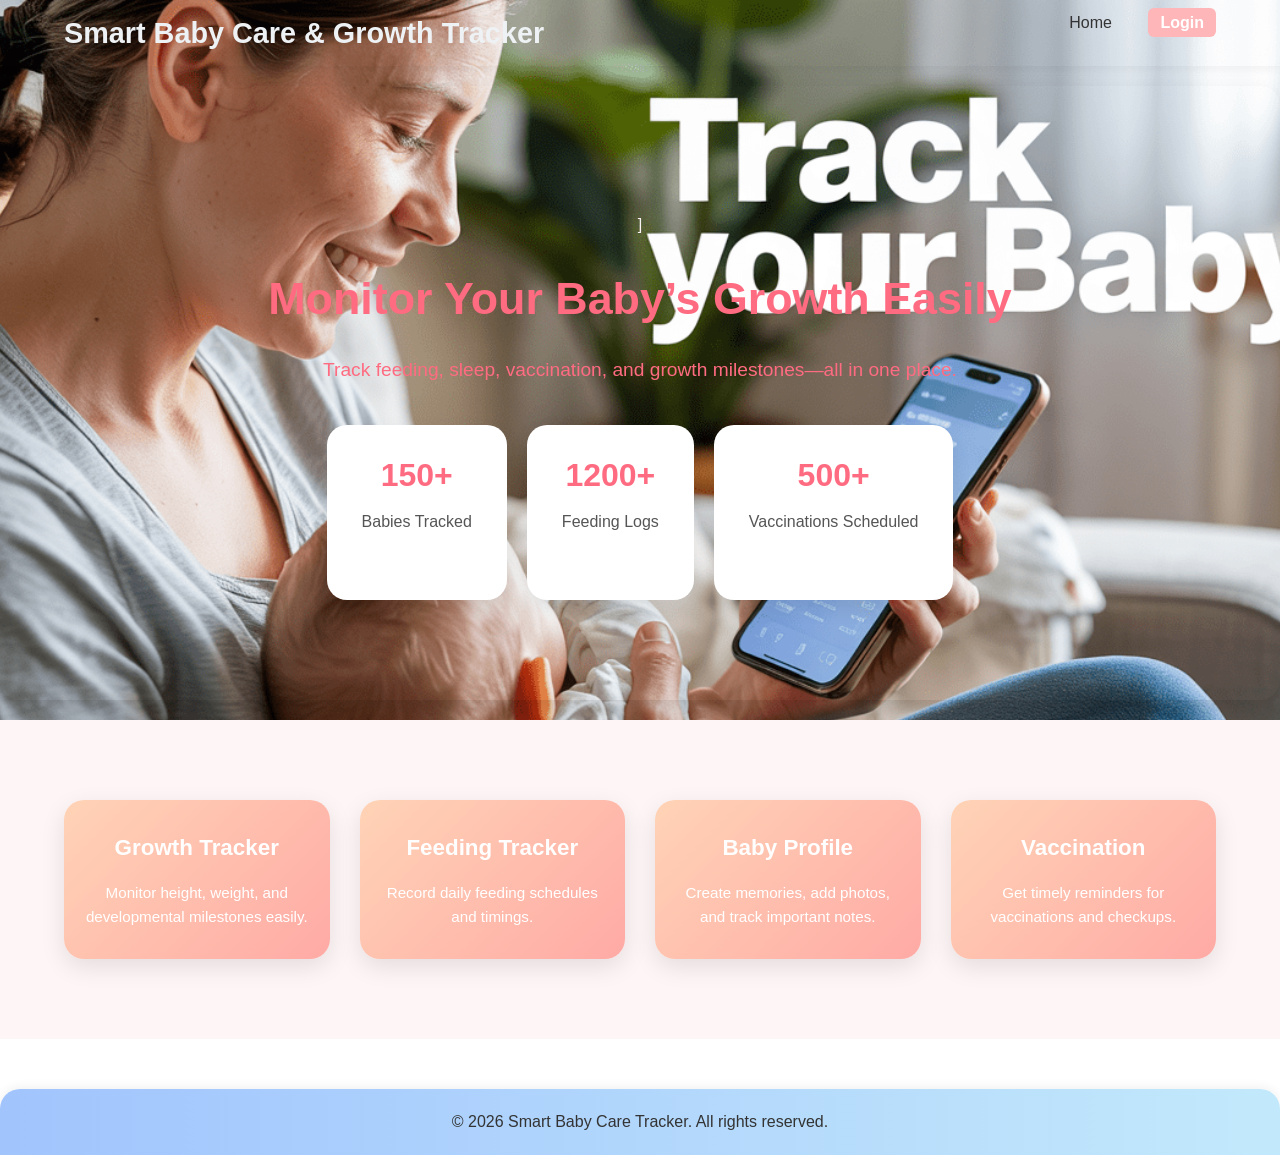
<file: index.html>
<!DOCTYPE html>
<html lang="en">
<head>
<meta charset="UTF-8">
<meta name="viewport" content="width=device-width, initial-scale=1.0">
<title>Smart Baby Care Tracker</title>

<link rel="stylesheet" href="css/index.css">
</head>

<body>

<header>
    <div class="container">
        <h2>Smart Baby Care & Growth Tracker</h2>
        <nav>
            <a href="index.html">Home</a>
            <a href="login.html" class="btn-login">Login</a>
        </nav>
    </div>
</header>

<section class="hero">
    <div class="container hero-content">
        <br>]
        <br>
        <br>
        <h1>Monitor Your Baby’s Growth Easily</h1>
        
        <p>Track feeding, sleep, vaccination, and growth milestones—all in one place.</p>

        <div class="stats">
            <div class="stat-card">
                <h2>150+</h2>
                <p>Babies Tracked</p>
            </div>
            <div class="stat-card">
                <h2>1200+</h2>
                <p>Feeding Logs</p>
            </div>
            <div class="stat-card">
                <h2>500+</h2>
                <p>Vaccinations Scheduled</p>
            </div>
        </div>
    </div>
</section>

<section class="features">
    <div class="container feature-grid">
        <div class="card">
            <h3>Growth Tracker</h3>
            <p>Monitor height, weight, and developmental milestones easily.</p>
        </div>
        <div class="card">
            <h3>Feeding Tracker</h3>
            <p>Record daily feeding schedules and timings.</p>
        </div>
        <div class="card">
            <h3>Baby Profile</h3>
            <p>Create memories, add photos, and track important notes.</p>
        </div>
        <div class="card">
            <h3>Vaccination</h3>
            <p>Get timely reminders for vaccinations and checkups.</p>
        </div>
    </div>
</section>

<footer>
    <div class="container">
        <p>© 2026 Smart Baby Care Tracker. All rights reserved.</p>
    </div>
</footer>

</body>
</html>
</file>
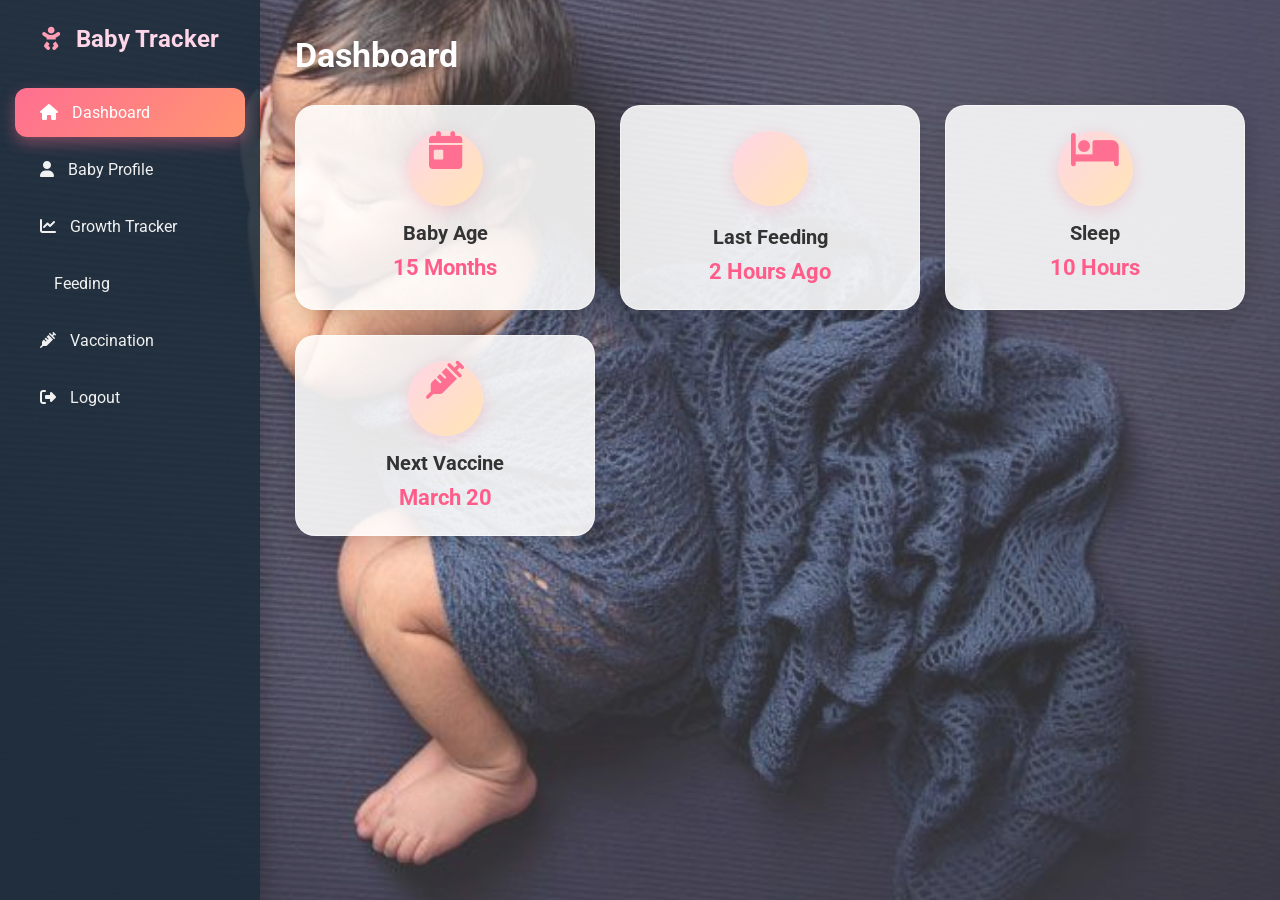
<file: dashboard.html>
<!DOCTYPE html>
<html lang="en">
<head>
<meta charset="UTF-8">
<meta name="viewport" content="width=device-width, initial-scale=1.0">
<title>Baby Tracker Dashboard</title>
<link rel="stylesheet" href="css/dashboard.css">
<link href="https://fonts.googleapis.com/css2?family=Roboto:wght@400;700&display=swap" rel="stylesheet">
<link rel="stylesheet" href="https://cdnjs.cloudflare.com/ajax/libs/font-awesome/6.4.0/css/all.min.css">
</head>
<body>

<div class="sidebar">
    <h2><i class="fas fa-baby"></i> Baby Tracker</h2>
    <a href="dashboard.html" class="active"><i class="fas fa-home"></i> Dashboard</a>
    <a href="profile.html"><i class="fas fa-user"></i> Baby Profile</a>
    <a href="growth.html"><i class="fas fa-chart-line"></i> Growth Tracker</a>
    <a href="feeding.html"><i class="fas fa-bottle"></i> Feeding</a>
    <a href="vaccination.html"><i class="fas fa-syringe"></i> Vaccination</a>
    <a href="index.html"><i class="fas fa-sign-out-alt"></i> Logout</a>
</div>

<div class="main">
    <h1>Dashboard</h1>

    <div class="cards">
        <div class="card">
            <i class="fas fa-calendar-day card-icon"></i>
            <h3>Baby Age</h3>
            <p>15 Months</p>
        </div>
        <div class="card">
            <i class="fas fa-bottle card-icon"></i>
            <h3>Last Feeding</h3>
            <p>2 Hours Ago</p>
        </div>
        <div class="card">
            <i class="fas fa-bed card-icon"></i>
            <h3>Sleep</h3>
            <p>10 Hours</p>
        </div>
        <div class="card">
            <i class="fas fa-syringe card-icon"></i>
            <h3>Next Vaccine</h3>
            <p>March 20</p>
        </div>
    </div>
</div>

</body>
</html>
</file>
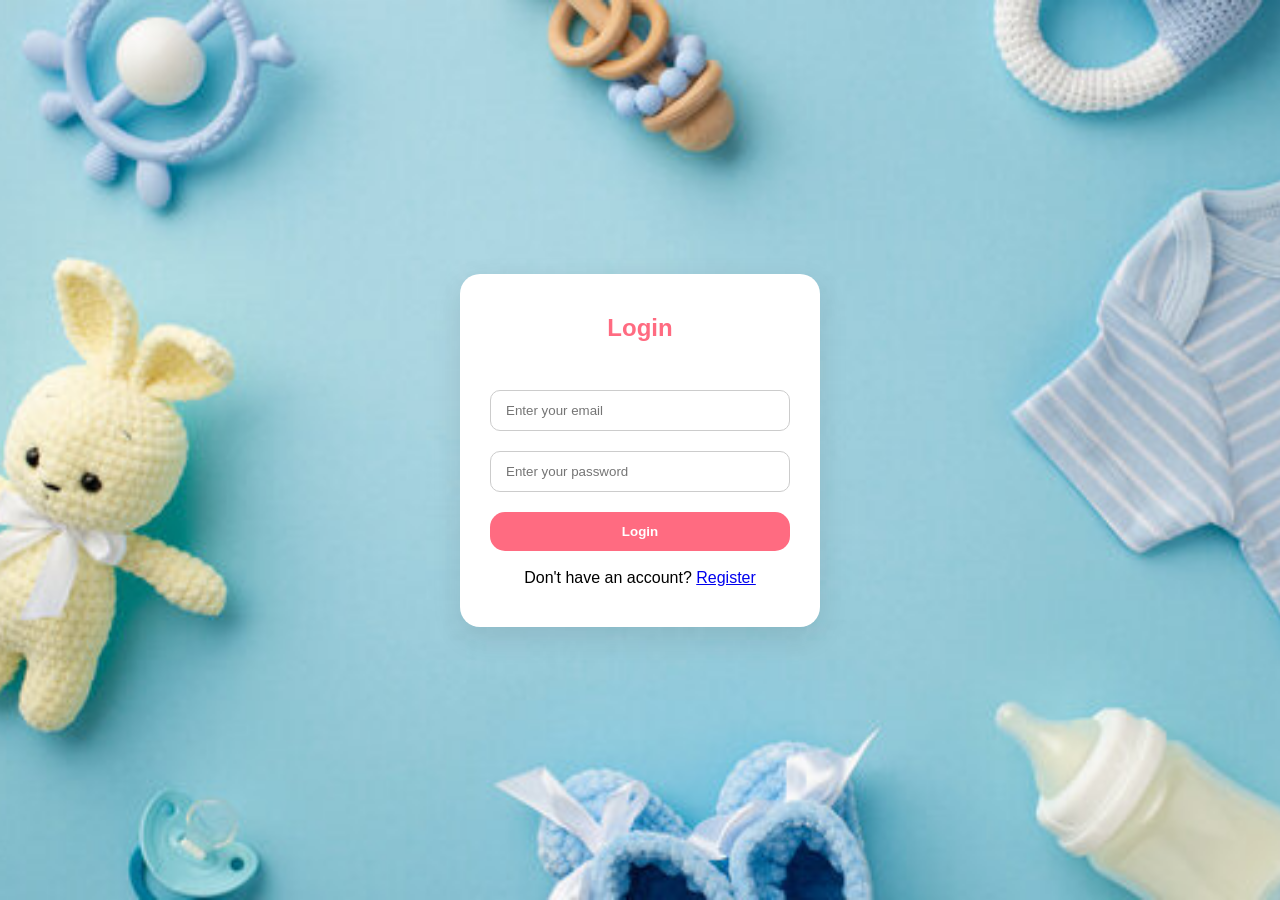
<file: login.html>
<!DOCTYPE html>
<html lang="en">
<head>
    <meta charset="UTF-8">
    <meta name="viewport" content="width=device-width, initial-scale=1.0">
    <title>Login Page</title>

    <link rel="stylesheet" href="css/login.css">

    <style>
        #errorMsg {
            color: rgb(249, 115, 115);
            text-align: center;
            margin-bottom: 10px;
            font-weight: bold;
        }
    </style>
</head>

<body>

<div class="login-container">

    <form class="login-box" action="php/login.php" method="POST">

        <h2>Login</h2>
        

        <!--  Error Message Show Here -->
        <div id="errorMsg"></div>
        <br>

        <input type="email" name="email" placeholder="Enter your email" required>

        <input type="password" name="password" placeholder="Enter your password" required>

        <button type="submit">Login</button>

        <p class="register-text">
            <br>
            Don't have an account? <a href="register.html">Register</a>
        </p>

    </form>

</div>

<!-- JavaScript for error handling -->
<script>
const params = new URLSearchParams(window.location.search);
const error = params.get("error");

let message = "";

if(error === "empty")
{
    message = "Please enter email and password";
}
else if(error === "wrongpassword")
{
    message = "Invalid password";
}
else if(error === "nouser")
{
    message = "Don't have an account? Please register!";
}

document.getElementById("errorMsg").innerText = message;
</script>

</body>
</html>
</file>
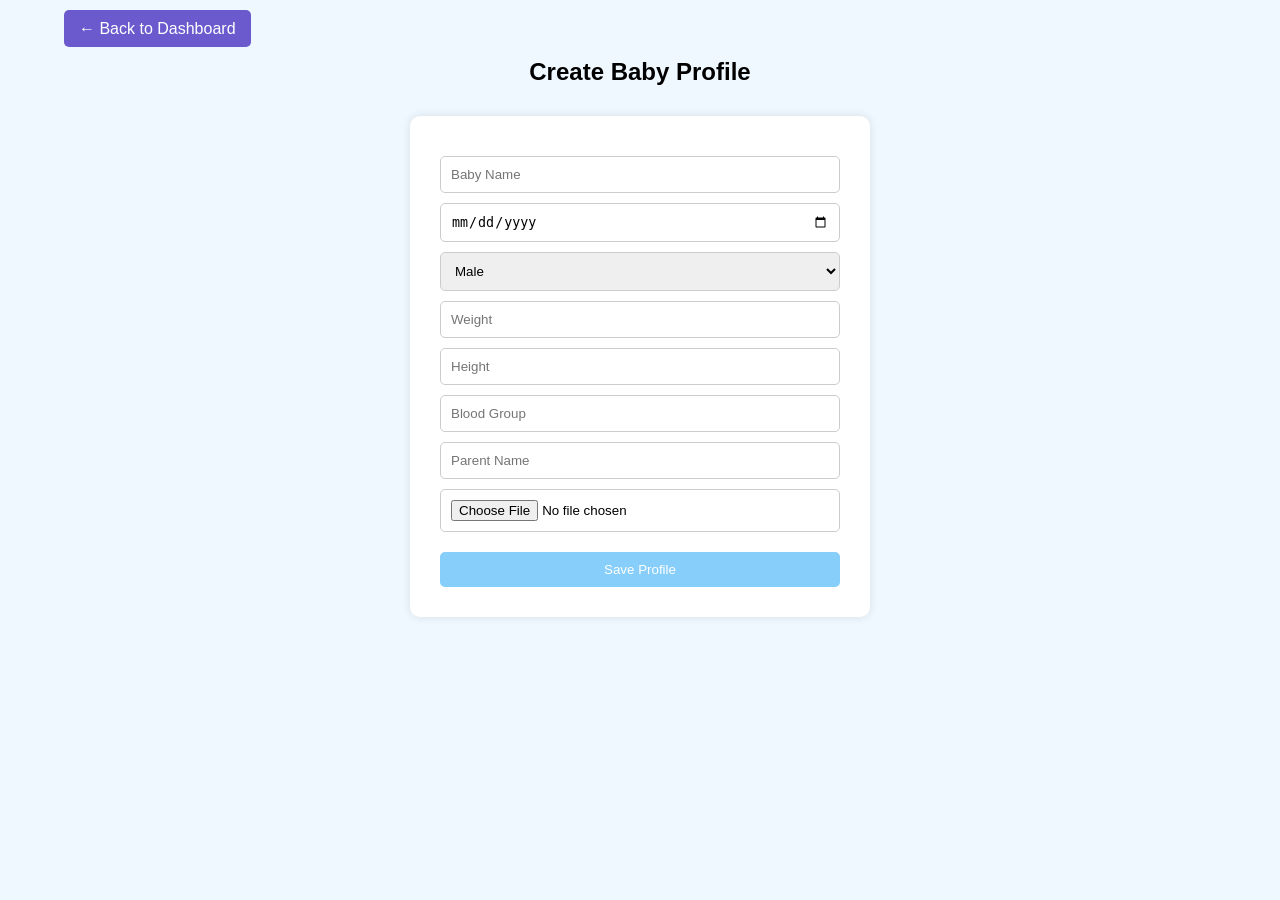
<file: profile.html>
<!DOCTYPE html>
<html>
<head>
    <title>Create Baby Profile</title>
    <link rel="stylesheet" href="css/profile.css">
</head>

<body>

<div class="top-buttons">
    <a href="dashboard.html" class="dash-btn">← Back to Dashboard</a>
</div>

<h2>Create Baby Profile</h2>

<div class="profile-box">

<form action="php/save_profile.php" method="POST" enctype="multipart/form-data">

<input type="text" name="name" placeholder="Baby Name" required>

<input type="date" name="dob" required>

<select name="gender">
<option value="Male">Male</option>
<option value="Female">Female</option>
</select>

<input type="text" name="weight" placeholder="Weight" required>

<input type="text" name="height" placeholder="Height" required>

<input type="text" name="blood" placeholder="Blood Group">

<input type="text" name="parent" placeholder="Parent Name">

<input type="file" name="image" required>

<button type="submit">Save Profile</button>

</form>

</div>

</body>
</html>
</file>
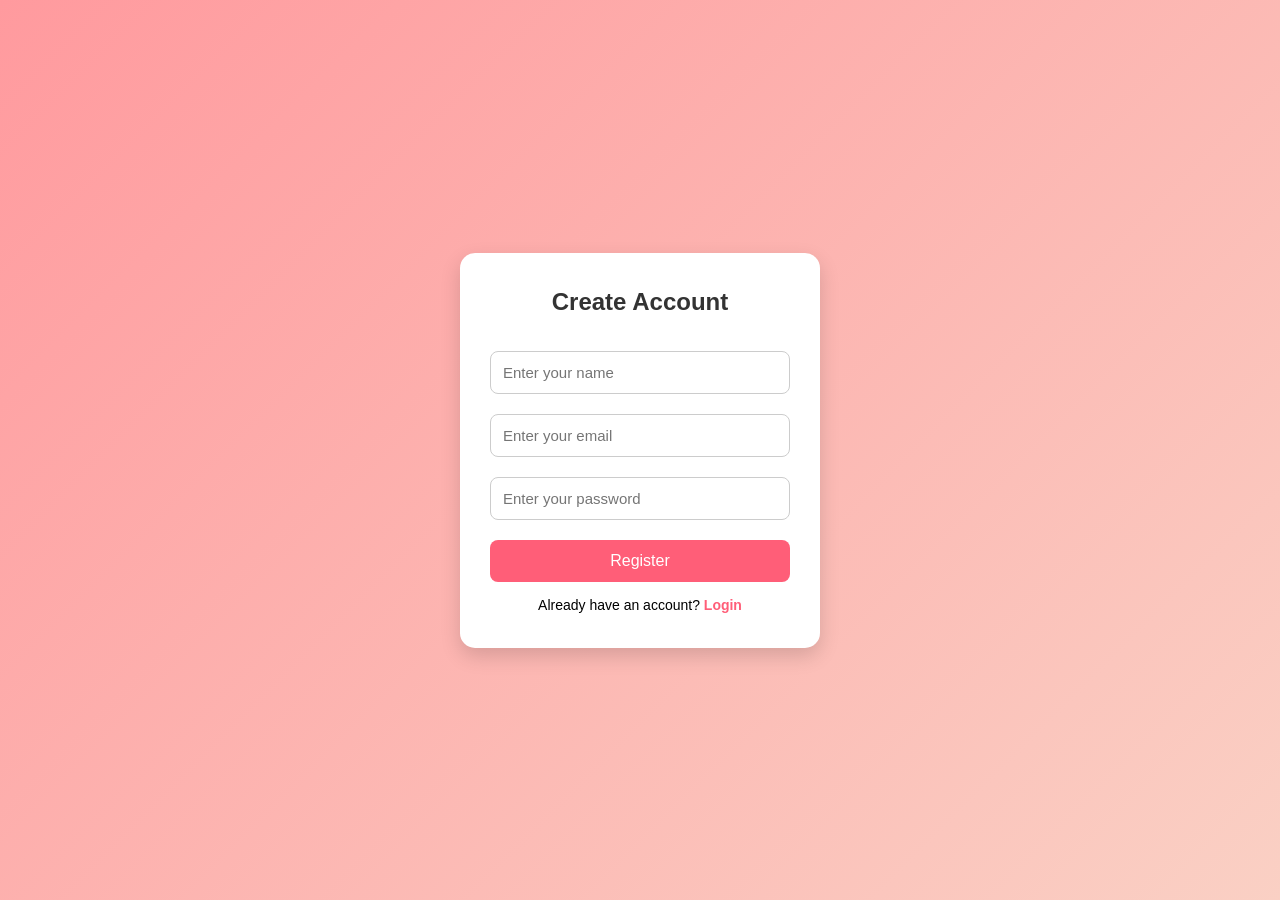
<file: register.html>
<!DOCTYPE html>
<html lang="en">
<head>
    <meta charset="UTF-8">
    <meta name="viewport" content="width=device-width, initial-scale=1.0">
    <title>Register</title>
    <link rel="stylesheet" href="css/register.css">
</head>
<body>

    <div class="register-container">
        <form class="register-box" action="php/register.php" method="POST">
            <h2>Create Account</h2>

            <input type="text" name="name" placeholder="Enter your name" required>
            <input type="email" name="email" placeholder="Enter your email" required>
            <input type="password" name="password" placeholder="Enter your password" required>

            <button type="submit">Register</button>

            <p class="login-text">
                Already have an account? <a href="login.html">Login</a>
            </p>
        </form>
    </div>

</body>
</html>
</file>
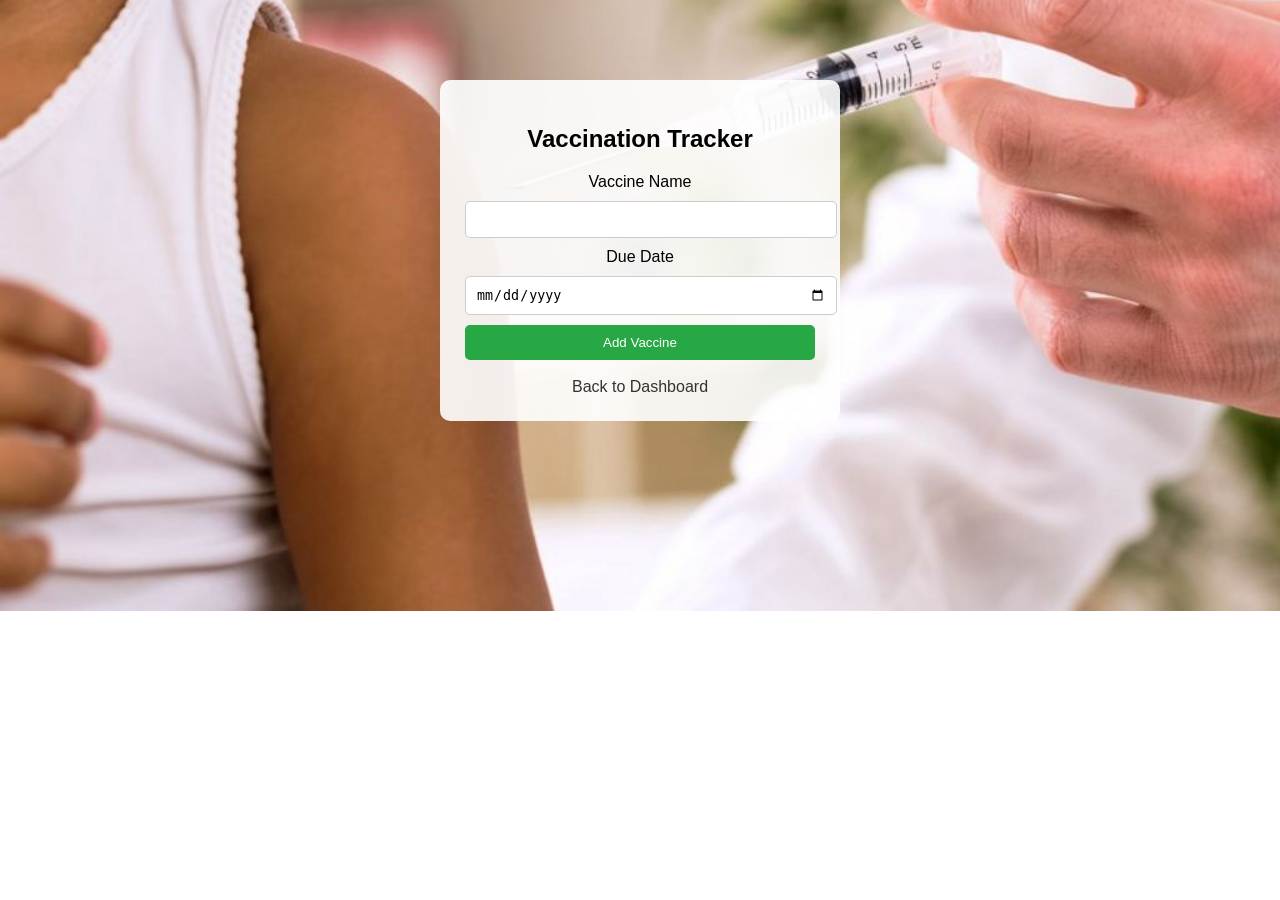
<file: vaccination.html>
<!DOCTYPE html>
<html lang="en">
<head>
<meta charset="UTF-8">
<meta name="viewport" content="width=device-width, initial-scale=1.0">
<title>Vaccination Tracker</title>
<link rel="stylesheet" href="css/vaccination.css">
</head>

<body>

<div class="container">
    <h2> Vaccination Tracker</h2>

    <form action="php/save_vaccination.php" method="POST">
        <label>Vaccine Name</label>
        <input type="text" name="vaccine" required>

        <label>Due Date</label>
        <input type="date" name="due_date" required>

        <button type="submit">Add Vaccine</button>
    </form>

    <br>
    <a href="dashboard.html" class="back"> Back to Dashboard</a>
</div>

</body>
</html>
</file>
<file: css/index.css>
/* Reset */
* {
    margin:0; 
    padding:0;
     box-sizing:border-box;
    }
body {
    font-family: 'Roboto', sans-serif; 
    line-height:1.6; 
    color:#3a3d3a; 
   background :url('../uploads/img1.png') no-repeat center center fixed;
    background-size: cover;
    min-height: 100vh; 
}


/* Container */
.container {
    width:90%; 
    max-width:1200px;
     margin:auto;}

/* Header */
header {
  
    color:#eef2f4;
    padding:10px 0;
    box-shadow:0 3px 10px rgba(0,0,0,0.05);
}
header h2 {
    display:inline-block; 
    font-weight:700; 
    font-size:1.8rem;
}
header nav {
    float:right;
}
header nav a {
    color:#333;
    margin-left:20px;
    text-decoration:none;
    font-weight:500;
    padding:6px 12px;
    border-radius:6px;
    transition: all 0.3s ease;
}
header nav a:hover {
    background:#ffd9d9; 
    color:#ff4d6d;
}
.btn-login {
    background:#ffb6b9; 
    color:#fff; 
    font-weight:600;}

/* Hero Section */
.hero {
  
    color:#f9f3f3;
    text-align:center;
    padding:100px 20px;
    border-radius:20px;
    margin:20px 0;
    box-shadow: 0 10px 25px rgba(0,0,0,0.1);
}
.hero h1 {
    font-size:2.8rem; 
    margin-bottom:20px; 
   color:#ff6b81; 
}
.hero p {
    font-size:1.2rem; 
    margin-bottom:40px; 
    color:#ff6b81; 
}

/* Stats Cards */
.stats {
    display:flex;
    justify-content:center;
    gap:20px;
    flex-wrap:wrap;
}
.stat-card {
    background: #fff;
    padding:25px 35px;
    border-radius:20px;
    text-align:center;
    min-width:120px;
    transition: transform 0.3s, box-shadow 0.3s;
    box-shadow: 0 8px 20px rgba(0,0,0,0.08);
}
.stat-card h2 {
    font-size:2rem; 
    color:#ff6b81; 
    margin-bottom:8px;
}
.stat-card p {
    font-size:1rem; 
    color:#555;
}
.stat-card:hover {
    transform:translateY(-8px);
     box-shadow:0 15px 30px rgba(0,0,0,0.15);
    }

/* Features Section */
.features {
    padding:80px 0; 
    background:#fef6f6;
}
.feature-grid {
    display:grid;
    grid-template-columns:repeat(auto-fit,minmax(250px,1fr));
    gap:30px;
}
.card {
    background: linear-gradient(135deg, #ffd3b6, #ffaaa5);
    padding:30px 20px;
    border-radius:20px;
    text-align:center;
    transition: transform 0.3s, box-shadow 0.3s;
    color:#fff;
    box-shadow:0 8px 25px rgba(0,0,0,0.1);
}
.card h3 {
    margin-bottom:15px; 
    font-size:1.4rem;
}
.card p {
    font-size:0.95rem;
}
.card:hover {
    transform:translateY(-10px); 
    box-shadow:0 15px 30px rgba(0,0,0,0.2);
}

/* Footer */
footer {
    background: linear-gradient(90deg, #a1c4fd, #c2e9fb);
    color:#333;
    text-align:center;
    padding:20px 0;
    margin-top:50px;
    border-top-left-radius:20px;
    border-top-right-radius:20px;
    box-shadow:0 -3px 10px rgba(0,0,0,0.05);
}

/* Responsive */
@media(max-width:768px){
    header nav {float:none; text-align:center; margin-top:10px;}
    .hero h1 {font-size:2rem;}
    .hero p {font-size:1rem;}
    .stats {flex-direction:column; gap:15px;}
}
</file>
<file: css/dashboard.css>
* {
    margin: 0;
    padding: 0;
    box-sizing: border-box;
}

body {
    font-family: 'Roboto', sans-serif;
    background: url('../uploads/dash3.jpg') no-repeat center center fixed;
    background-size: cover;
    min-height: 100vh;
}

/* Sidebar */
.sidebar {
    width: 260px;
    height: 100vh;
    position: fixed;
    left: 0;
    top: 0;
    background: rgba(34, 49, 63, 0.92);
   
    color: white;
    padding: 25px 0;
    box-shadow: 4px 0 20px rgba(0, 0, 0, 0.2);
}

.sidebar h2 {
    text-align: center;
    font-size: 24px;
    margin-bottom: 35px;
    font-weight: 700;
    color: #ffd6e7;
}

.sidebar h2 i {
    margin-right: 8px;
    color: #ff9eb5;
}

.sidebar a {
    display: block;
    color: #f1f1f1;
    text-decoration: none;
    padding: 15px 25px;
    margin: 8px 15px;
    border-radius: 12px;
    font-size: 16px;
    transition: all 0.3s ease;
}

.sidebar a i {
    margin-right: 10px;
}

.sidebar a:hover {
    background: linear-gradient(135deg, #ff9eb5, #ffb6c1);
    color: #222;
    transform: translateX(5px);
}

.sidebar a.active {
    background: linear-gradient(135deg, #ff6f91, #ff9671);
    color: white;
    box-shadow: 0 6px 15px rgba(255, 111, 145, 0.4);
}

/* Main Content */
.main {
    margin-left: 260px;
    padding: 35px;
    min-height: 100vh;
    background: rgba(255, 255, 255, 0.18);
    
}

.main h1 {
    font-size: 34px;
    color: #ffffff;
    margin-bottom: 30px;
    text-shadow: 2px 2px 8px rgba(0,0,0,0.25);
}

/* Cards */
.cards {
    display: grid;
    grid-template-columns: repeat(auto-fit, minmax(220px, 1fr));
    gap: 25px;
}

.card {
    background: rgba(255, 255, 255, 0.88);
    border-radius: 20px;
    padding: 25px 20px;
    text-align: center;
    box-shadow: 0 8px 25px rgba(0,0,0,0.15);
    transition: all 0.3s ease;
    border: 1px solid rgba(255,255,255,0.5);
}

.card:hover {
    transform: translateY(-8px) scale(1.03);
    box-shadow: 0 12px 30px rgba(0,0,0,0.22);
}

.card-icon {
    font-size: 38px;
    margin-bottom: 15px;
    color: #ff6f91;
    background: linear-gradient(135deg, #ffd6e7, #ffe5b4);
    width: 75px;
    height: 75px;
    line-height: 75px;
    border-radius: 50%;
    display: inline-block;
    box-shadow: 0 4px 15px rgba(255, 111, 145, 0.25);
}

.card h3 {
    font-size: 20px;
    color: #333;
    margin-bottom: 10px;
}

.card p {
    font-size: 22px;
    font-weight: bold;
    color: #ff5c8a;
}

/* Responsive */
@media (max-width: 768px) {
    .sidebar {
        width: 220px;
    }

    .main {
        margin-left: 220px;
        padding: 20px;
    }

    .main h1 {
        font-size: 28px;
    }
}

@media (max-width: 600px) {
    .sidebar {
        position: relative;
        width: 100%;
        height: auto;
    }

    .main {
        margin-left: 0;
    }

    .cards {
        grid-template-columns: 1fr;
    }
}
</file>
<file: css/login.css>
/* Reset */
* {
    margin:0; padding:0; 
    box-sizing:border-box;
}
body {
    font-family: 'Roboto', sans-serif;
    background :url('../uploads/img3.jpg') no-repeat center center fixed;
    background-size: cover;
    min-height: 100vh;
    height: 100vh;
    display: flex;
    justify-content: center;
    align-items: center;
}

/* Login Container */
.login-container {
    width: 100%;
    max-width: 400px;
    padding: 20px;
}

/* Login Box */
.login-box {
    background: #fff;
    padding: 40px 30px;
    border-radius: 20px;
    box-shadow: 0 10px 30px rgba(0,0,0,0.1);
    text-align: center;
}

/* Title */
.login-box h2 {
    margin-bottom: 30px;
    color: #ff6b81;
}

/* Inputs */
.login-box input {
    width: 100%;
    padding: 12px 15px;
    margin-bottom: 20px;
    border-radius: 10px;
    border: 1px solid #ccc;
    outline: none;
    transition: all 0.3s ease;
}

.login-box input:focus {
    border-color: #ff6b81;
    box-shadow: 0 0 10px rgba(255,107,129,0.2);
}

/* Button */
.login-box button {
    width: 100%;
    padding: 12px;
    border: none;
    border-radius: 15px;
    background: #ff6b81;
    color: #fff;
    font-weight: 700;
    cursor: pointer;
    transition: all 0.3s ease;
}

.login-box button:hover {
    background: #ff3b5a;
    transform: translateY(-2px);
}

/* Signup text */
.signup-text {
    margin-top: 20px;
    font-size: 0.9rem;
    color: #555;
}

.signup-text a {
    color: #ff6b81;
    text-decoration: none;
    font-weight: 600;
}

.signup-text a:hover {
    text-decoration: underline;
}
</file>
<file: css/profile.css>
body{
font-family:Arial;
background:#f0f8ff;
text-align:center;
margin:0;
}

.top-buttons{
width:90%;
margin:20px auto;
text-align:left;
}

.dash-btn{
padding:10px 15px;
background:#6a5acd;
color:white;
text-decoration:none;
border-radius:5px;
}

.dash-btn:hover{
background:#5848c2;
}

.profile-box{
background:white;
width:400px;
margin:30px auto;
padding:30px;
border-radius:10px;
box-shadow:0 0 10px rgba(0,0,0,0.1);
}

form{
display:flex;
flex-direction:column;
}

input,select{
padding:10px;
margin-top:10px;
border:1px solid #ccc;
border-radius:5px;
}

button{
margin-top:20px;
padding:10px;
background:#87cefa;
border:none;
color:white;
border-radius:5px;
cursor:pointer;
}

button:hover{
background:#4db8ff;
}

.img-box img{
width:120px;
height:120px;
border-radius:50%;
object-fit:cover;
border:3px solid #87cefa;
}
</file>
<file: css/register.css>
* {
    margin: 0;
    padding: 0;
    box-sizing: border-box;
    font-family: Arial, sans-serif;
}

body {
    height: 100vh;
    display: flex;
    justify-content: center;
    align-items: center;
    background: linear-gradient(135deg, #ff9a9e, #fad0c4);
}

.register-container {
    width: 100%;
    display: flex;
    justify-content: center;
    align-items: center;
}

.register-box {
    background: #fff;
    padding: 35px 30px;
    width: 360px;
    border-radius: 15px;
    box-shadow: 0 8px 20px rgba(0,0,0,0.15);
    text-align: center;
}

.register-box h2 {
    margin-bottom: 25px;
    color: #333;
}

.register-box input {
    width: 100%;
    padding: 12px;
    margin: 10px 0;
    border: 1px solid #ccc;
    border-radius: 8px;
    outline: none;
    font-size: 15px;
}

.register-box input:focus {
    border-color: #ff5e78;
}

.register-box button {
    width: 100%;
    padding: 12px;
    background: #ff5e78;
    color: white;
    border: none;
    border-radius: 8px;
    font-size: 16px;
    cursor: pointer;
    margin-top: 10px;
    transition: 0.3s;
}

.register-box button:hover {
    background: #e14b64;
}

.login-text {
    margin-top: 15px;
    font-size: 14px;
}

.login-text a {
    color: #ff5e78;
    text-decoration: none;
    font-weight: bold;
}

.login-text a:hover {
    text-decoration: underline;
}
</file>
<file: css/vaccination.css>
body {
    margin: 0;
    padding: 0;
    font-family: Arial;
    background: url('../uploads/img9.jpg') no-repeat center center/cover;
}

.container {
    width: 350px;
    margin: 80px auto;
    padding: 25px;
    background: rgba(255,255,255,0.9);
    border-radius: 10px;
    text-align: center;
}

h2 {
    margin-bottom: 20px;
}

input {
    width: 100%;
    padding: 10px;
    margin: 10px 0;
    border-radius: 5px;
    border: 1px solid #ccc;
}

button {
    width: 100%;
    padding: 10px;
    background: #28a745;
    border: none;
    color: white;
    border-radius: 5px;
    cursor: pointer;
}

button:hover {
    background: #218838;
}

.back {
    text-decoration: none;
    color: #333;
}
</file>
